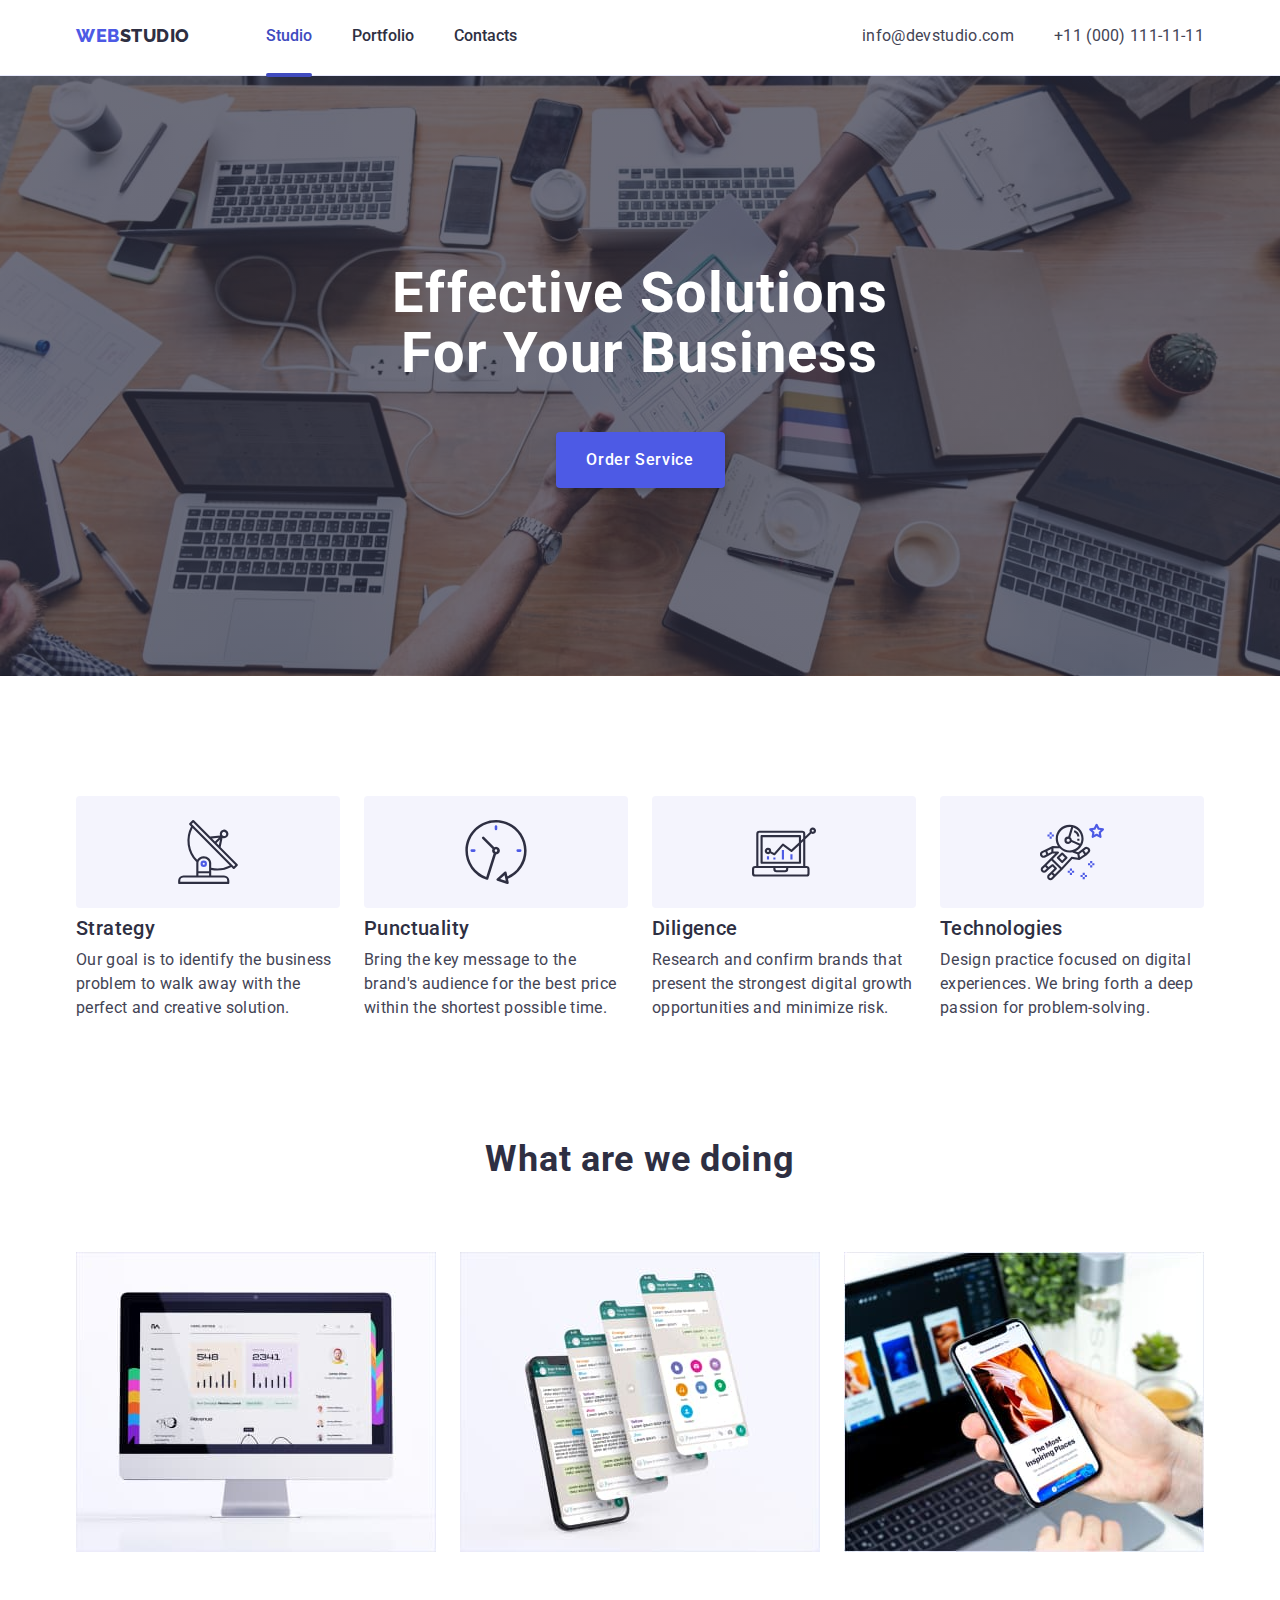
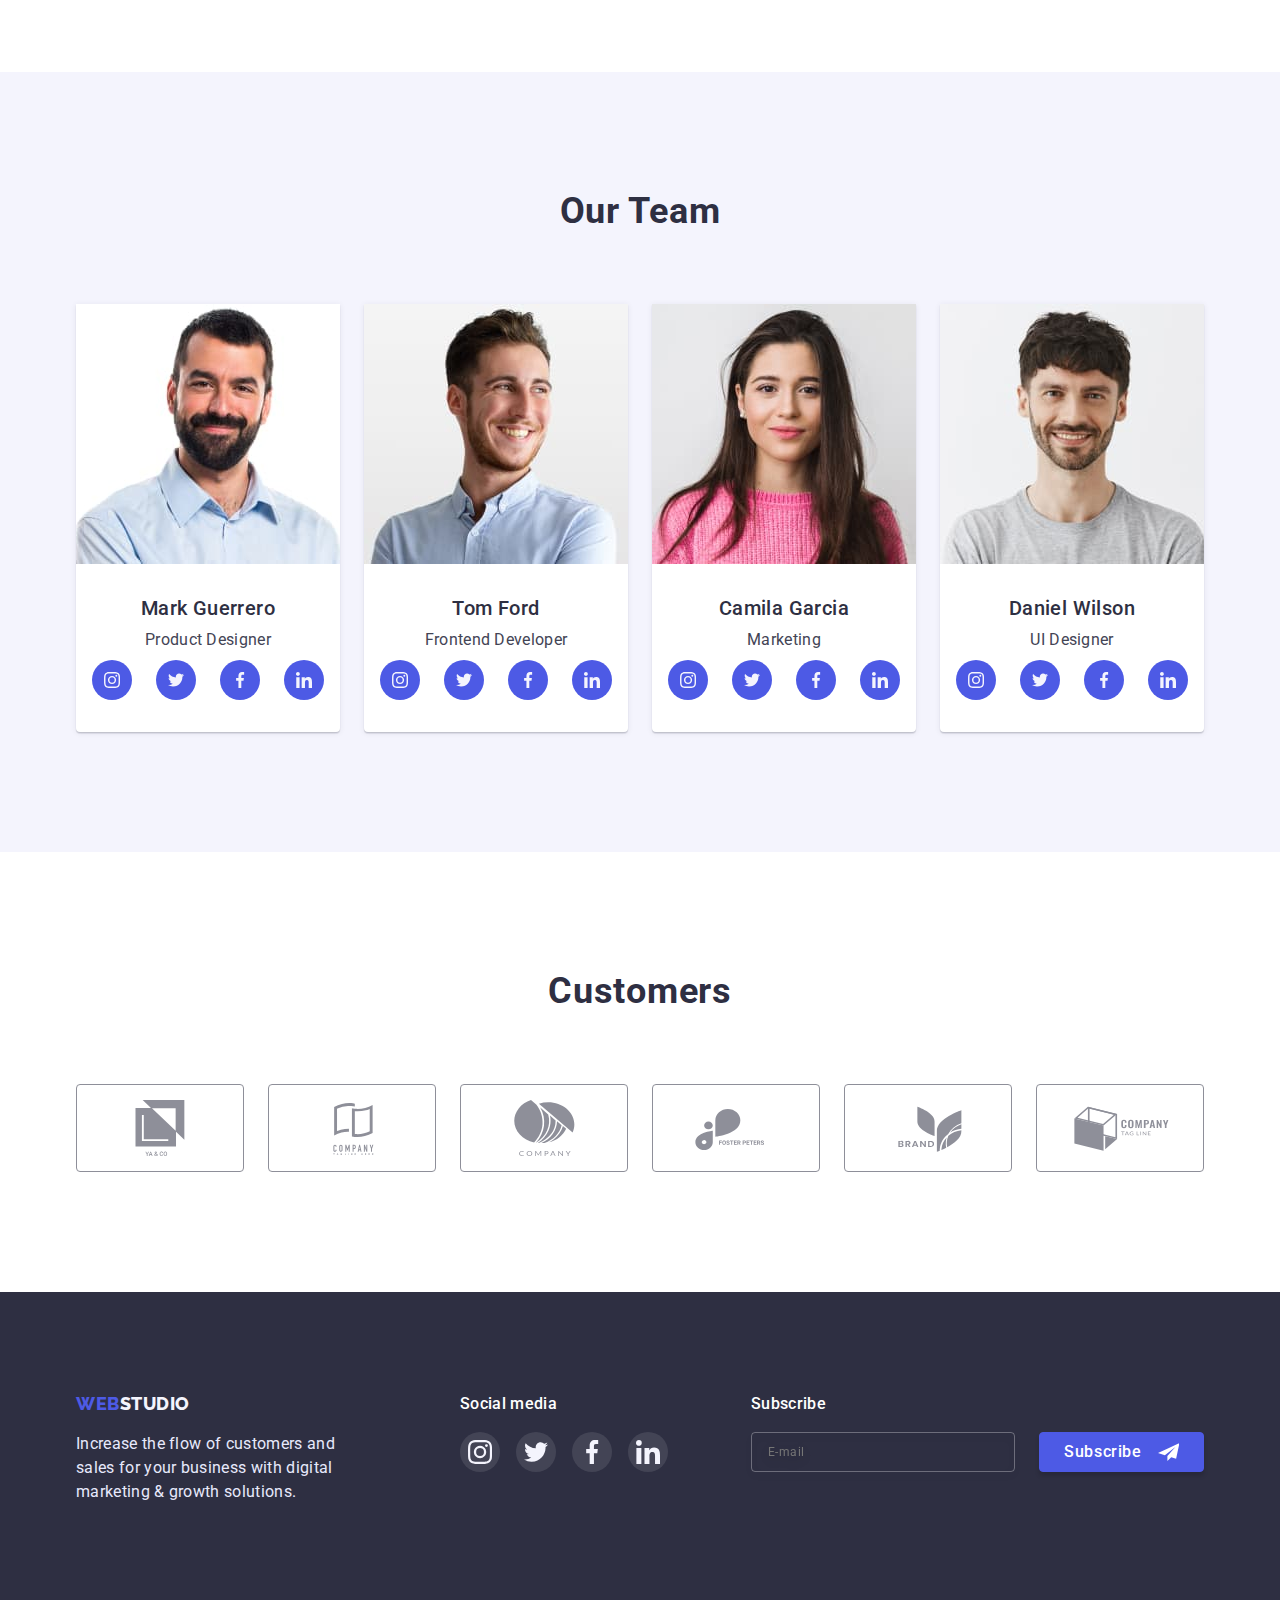
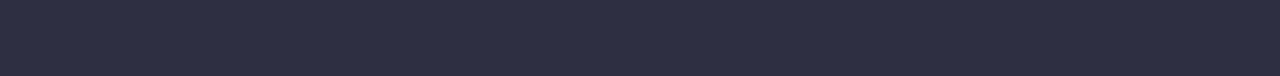
<file: index.html>
<!DOCTYPE html>
<html lang="en">
  <head>
    <meta charset="UTF-8" />
    <meta http-equiv="X-UA-Compatible" content="IE=edge" />
    <meta name="viewport" content="width=device-width, initial-scale=1.0" />
    <title>GoIT markup hw 07</title>
    <link rel="preconnect" href="https://fonts.googleapis.com" />
    <link rel="preconnect" href="https://fonts.gstatic.com" crossorigin />
    <link
      href="https://fonts.googleapis.com/css2?family=Raleway:wght@800&family=Roboto:wght@400;500;700;900&display=swap"
      rel="stylesheet"
    />
    <link
      rel="stylesheet"
      href="https://cdnjs.cloudflare.com/ajax/libs/modern-normalize/1.1.0/modern-normalize.min.css"
    />
    <link rel="stylesheet" href="./css/styles.css" />
    <link rel="stylesheet" href="./css/mobile.css" />
    <link rel="stylesheet" href="./css/tablet.css" />
    <link rel="stylesheet" href="./css/desktop.css" />
  </head>

  <body>
    <header class="header">
      <div class="container header-container">
        <nav class="header-nav">
          <a href="./index.html" class="logo"
            >Web<span class="header-logo">Studio</span>
          </a>

          <ul class="header-list list">
            <li class="header-item">
              <a href="./index.html" class="header-link link-active transition"
                >Studio
              </a>
            </li>
            <li class="header-item">
              <a href="./portfolio.html" class="header-link">Portfolio </a>
            </li>
            <li class="header-item">
              <a href="#" class="header-link"> Contacts </a>
            </li>
          </ul>
        </nav>

        <address class="header-adress">
          <ul class="header-address-list list">
            <li class="header-address-item">
              <a
                href="mailto:info@devstudio.com"
                class="header-adress-link link-design transition"
                >info@devstudio.com
              </a>
            </li>
            <li class="header-address-item">
              <a
                href="tel:+110001111111"
                class="header-adress-link link-design transition"
              >
                +11 (000) 111-11-11
              </a>
            </li>
          </ul>
        </address>

        <button class="mobile-menu-button transition" data-menu-open>
          <svg class="mobile-menu-icon" width="32" height="22">
            <use href="./images/logo.svg#icon-hamburger"></use>
          </svg>
        </button>
      </div>

      <div class="mobile-menu is-hidden" data-menu>
        <div class="mob-menu-container">
          <button class="mob-menu-close transition" data-menu-close>
            <svg class="mob-menu-close-icon" width="8" height="8">
              <use href="./images/logo.svg#icon-close"></use>
            </svg>
          </button>

          <nav>
            <ul class="mob-menu-list list">
              <li class="mob-menu-item">
                <a
                  href="./index.html"
                  class="mob-menu-link link-active transition"
                  >Studio
                </a>
              </li>
              <li class="mob-menu-item">
                <a href="./portfolio.html" class="mob-menu-link">Portfolio </a>
              </li>
              <li class="mob-menu-item">
                <a href="#" class="mob-menu-link"> Contacts </a>
              </li>
            </ul>
          </nav>

          <div class="mob-menu-thumb">
            <address class="mob-menu-adress">
              <ul class="mob-menu-address-list list">
                <li class="mob-menu-address-item">
                  <a
                    href="tel:+110001111111"
                    class="mob-menu-tel-link link-design transition"
                  >
                    +11 (000) 111-11-11
                  </a>
                </li>
                <li class="mob-menu-address-item">
                  <a
                    href="mailto:info@devstudio.com"
                    class="mob-menu-email-link link transition"
                    >info@devstudio.com
                  </a>
                </li>
              </ul>
            </address>

            <ul class="mob-menu-link-list list">
              <li class="mob-menu-link-item">
                <a href="#" class="mob-menu-soc-link transition">
                  <svg class="mob-menu-soc-icon" width="24" height="24">
                    <use href="./images/logo.svg#icon-instagram"></use>
                  </svg>
                </a>
              </li>
              <li class="mob-menu-link-item">
                <a href="#" class="mob-menu-soc-link transition">
                  <svg class="mob-menu-soc-icon" width="24" height="24">
                    <use href="./images/logo.svg#icon-twitter"></use>
                  </svg>
                </a>
              </li>
              <li class="mob-menu-link-item">
                <a href="#" class="mob-menu-soc-link transition">
                  <svg class="mob-menu-soc-icon" width="24" height="24">
                    <use href="./images/logo.svg#icon-facebook"></use>
                  </svg>
                </a>
              </li>
              <li class="mob-menu-link-item">
                <a href="#" class="mob-menu-soc-link transition">
                  <svg class="mob-menu-soc-icon" width="24" height="24">
                    <use href="./images/logo.svg#icon-linkedin"></use>
                  </svg>
                </a>
              </li>
            </ul>
          </div>
        </div>
      </div>
    </header>

    <main class="main">
      <section class="hero">
        <div class="container hero-container">
          <h1 class="hero-title">Effective Solutions For Your Business</h1>
          <button
            class="hero-button button transition"
            aria-label="Order service"
            data-modal-open
          >
            Order Service
          </button>
        </div>
      </section>

      <section class="benefits">
        <div class="container benefits-container">
          <h2 class="visually-hidden">Benefits</h2>
          <ul class="benefits-list list benefits-wrap">
            <li class="benefits-item benefits-icon-antenna">
              <h3 class="main-title benefits-item-title">Strategy</h3>
              <p class="benefits-item-text text">
                Our goal is to identify the business problem to walk away with
                the perfect and creative solution.
              </p>
            </li>
            <li class="benefits-item benefits-icon-clock">
              <h3 class="main-title benefits-item-title">Punctuality</h3>
              <p class="benefits-item-text text">
                Bring the key message to the brand's audience for the best price
                within the shortest possible time.
              </p>
            </li>
            <li class="benefits-item benefits-icon-disgram">
              <h3 class="main-title benefits-item-title">Diligence</h3>
              <p class="benefits-item-text text">
                Research and confirm brands that present the strongest digital
                growth opportunities and minimize risk.
              </p>
            </li>
            <li class="benefits-item benefits-icon-astronaut">
              <h3 class="main-title benefits-item-title">Technologies</h3>
              <p class="benefits-item-text text">
                Design practice focused on digital experiences. We bring forth a
                deep passion for problem-solving.
              </p>
            </li>
          </ul>
        </div>
      </section>

      <section class="examples">
        <div class="container examples-container">
          <h2 class="main-title">What are we doing</h2>
          <ul class="examples-list list">
            <li class="examples-item">
              <img
                src="./images/what_are_we_doing_example_1_1x.jpg"
                alt="What are we doing example 1"
                srcset="
                  ./images/what_are_we_doing_example_1_1x.jpg 1x,
                  ./images/what_are_we_doing_example_1_2x.jpg 2x
                "
                width="360"
                height="300"
              />
            </li>
            <li class="examples-item">
              <img
                src="./images/what_are_we_doing_example_2_1x.jpg"
                alt="What are we doing example 2"
                srcset="
                  ./images/what_are_we_doing_example_2_1x.jpg 1x,
                  ./images/what_are_we_doing_example_2_2x.jpg 2x
                "
                width="360"
                height="300"
              />
            </li>
            <li class="examples-item">
              <img
                src="./images/what_are_we_doing_example_3_1x.jpg"
                alt="What are we doing example 3"
                srcset="
                  ./images/what_are_we_doing_example_3_1x.jpg 1x,
                  ./images/what_are_we_doing_example_3_2x.jpg 2x
                "
                width="360"
                height="300"
              />
            </li>
          </ul>
        </div>
      </section>

      <section class="team">
        <div class="container team-container">
          <h2 class="main-title">Our Team</h2>
          <ul class="team-list list">
            <li class="team-item">
              <img
                src="./images/our_team_1st_member_1x.jpg"
                alt="Our team 1st member"
                srcset="
                  ./images/our_team_1st_member_1x.jpg 1x,
                  ./images/our_team_1st_member_2x.jpg 2x
                "
                width="264"
                height="260"
              />
              <div class="team-text">
                <h3 class="second-titele">Mark Guerrero</h3>
                <p class="team-item-text text">Product Designer</p>
                <ul class="team-soc-list list">
                  <li class="team-soc-item">
                    <a href="#" class="team-soc-link transition">
                      <svg class="team-soc-icon" width="16" height="16">
                        <use href="./images/logo.svg#icon-instagram"></use>
                      </svg>
                    </a>
                  </li>

                  <li class="team-soc-item">
                    <a href="#" class="team-soc-link transition">
                      <svg class="team-soc-icon" width="16" height="16">
                        <use href="./images/logo.svg#icon-twitter"></use>
                      </svg>
                    </a>
                  </li>

                  <li class="team-soc-item">
                    <a href="#" class="team-soc-link transition">
                      <svg class="team-soc-icon" width="16" height="16">
                        <use href="./images/logo.svg#icon-facebook"></use>
                      </svg>
                    </a>
                  </li>

                  <li class="team-soc-item">
                    <a href="#" class="team-soc-link transition">
                      <svg class="team-soc-icon" width="16" height="16">
                        <use href="./images/logo.svg#icon-linkedin"></use>
                      </svg>
                    </a>
                  </li>
                </ul>
              </div>
            </li>

            <li class="team-item">
              <img
                src="./images/our_team_2nd_member_1x.jpg"
                alt="Our team 2nd member"
                srcset="
                  ./images/our_team_2nd_member_1x.jpg 1x,
                  ./images/our_team_2nd_member_2x.jpg 2x
                "
                width="264"
                height="260"
              />
              <div class="team-text">
                <h3 class="second-titele">Tom Ford</h3>
                <p class="team-item-text text">Frontend Developer</p>
                <ul class="team-soc-list list">
                  <li class="team-soc-item">
                    <a href="#" class="team-soc-link transition">
                      <svg class="team-soc-icon" width="16" height="16">
                        <use href="./images/logo.svg#icon-instagram"></use>
                      </svg>
                    </a>
                  </li>

                  <li class="team-soc-item">
                    <a href="#" class="team-soc-link transition">
                      <svg class="team-soc-icon" width="16" height="16">
                        <use href="./images/logo.svg#icon-twitter"></use>
                      </svg>
                    </a>
                  </li>

                  <li class="team-soc-item">
                    <a href="#" class="team-soc-link transition">
                      <svg class="team-soc-icon" width="16" height="16">
                        <use href="./images/logo.svg#icon-facebook"></use>
                      </svg>
                    </a>
                  </li>

                  <li class="team-soc-item">
                    <a href="#" class="team-soc-link transition">
                      <svg class="team-soc-icon" width="16" height="16">
                        <use href="./images/logo.svg#icon-linkedin"></use>
                      </svg>
                    </a>
                  </li>
                </ul>
              </div>
            </li>
            <li class="team-item">
              <img
                src="./images/our_team_3rd_member_1x.jpg"
                alt="Our team 3rd member"
                srcset="
                  ./images/our_team_3rd_member_1x.jpg 1x,
                  ./images/our_team_3rd_member_2x.jpg 2x
                "
                width="264"
                height="260"
              />
              <div class="team-text">
                <h3 class="second-titele">Camila Garcia</h3>
                <p class="team-item-text text">Marketing</p>
                <ul class="team-soc-list list">
                  <li class="team-soc-item">
                    <a href="#" class="team-soc-link transition">
                      <svg class="team-soc-icon" width="16" height="16">
                        <use href="./images/logo.svg#icon-instagram"></use>
                      </svg>
                    </a>
                  </li>

                  <li class="team-soc-item">
                    <a href="#" class="team-soc-link transition">
                      <svg class="team-soc-icon" width="16" height="16">
                        <use href="./images/logo.svg#icon-twitter"></use>
                      </svg>
                    </a>
                  </li>

                  <li class="team-soc-item">
                    <a href="#" class="team-soc-link transition">
                      <svg class="team-soc-icon" width="16" height="16">
                        <use href="./images/logo.svg#icon-facebook"></use>
                      </svg>
                    </a>
                  </li>

                  <li class="team-soc-item">
                    <a href="#" class="team-soc-link transition">
                      <svg class="team-soc-icon" width="16" height="16">
                        <use href="./images/logo.svg#icon-linkedin"></use>
                      </svg>
                    </a>
                  </li>
                </ul>
              </div>
            </li>
            <li class="team-item">
              <img
                src="./images/our_team_4th_member_1x.jpg"
                alt="Our team 4th member"
                srcset="
                  ./images/our_team_4th_member_1x.jpg 1x,
                  ./images/our_team_4th_member_2x.jpg 2x
                "
                width="264"
                height="260"
              />
              <div class="team-text">
                <h3 class="second-titele">Daniel Wilson</h3>
                <p class="team-item-text text">UI Designer</p>
                <ul class="team-soc-list list">
                  <li class="team-soc-item">
                    <a href="#" class="team-soc-link transition">
                      <svg class="team-soc-icon" width="16" height="16">
                        <use href="./images/logo.svg#icon-instagram"></use>
                      </svg>
                    </a>
                  </li>

                  <li class="team-soc-item">
                    <a href="#" class="team-soc-link transition">
                      <svg class="team-soc-icon" width="16" height="16">
                        <use href="./images/logo.svg#icon-twitter"></use>
                      </svg>
                    </a>
                  </li>

                  <li class="team-soc-item">
                    <a href="#" class="team-soc-link transition">
                      <svg class="team-soc-icon" width="16" height="16">
                        <use href="./images/logo.svg#icon-facebook"></use>
                      </svg>
                    </a>
                  </li>

                  <li class="team-soc-item">
                    <a href="#" class="team-soc-link transition">
                      <svg class="team-soc-icon" width="16" height="16">
                        <use href="./images/logo.svg#icon-linkedin"></use>
                      </svg>
                    </a>
                  </li>
                </ul>
              </div>
            </li>
          </ul>
        </div>
      </section>

      <section class="customers">
        <div class="container customers-container">
          <h2 class="main-title customers-title">Customers</h2>
          <ul class="customers-list list">
            <li class="customers-item">
              <a href="" class="customers-item-link transition">
                <svg
                  class="customers-item-icon transition"
                  width="110"
                  height="56"
                >
                  <use href="./images/logo.svg#icon_yaco"></use>
                </svg>
              </a>
            </li>
            <li class="customers-item">
              <a href="" class="customers-item-link transition">
                <svg
                  class="customers-item-icon transition"
                  width="110"
                  height="56"
                >
                  <use href="./images/logo.svg#icon_taglinehere"></use>
                </svg>
              </a>
            </li>
            <li class="customers-item">
              <a href="" class="customers-item-link transition">
                <svg
                  class="customers-item-icon transition"
                  width="110"
                  height="56"
                >
                  <use href="./images/logo.svg#icon_company"></use>
                </svg>
              </a>
            </li>
            <li class="customers-item">
              <a href="" class="customers-item-link transition">
                <svg
                  class="customers-item-icon transition"
                  width="110"
                  height="56"
                >
                  <use href="./images/logo.svg#icon_fosterpeters"></use>
                </svg>
              </a>
            </li>
            <li class="customers-item">
              <a href="" class="customers-item-link transition">
                <svg
                  class="customers-item-icon transition"
                  width="110"
                  height="56"
                >
                  <use href="./images/logo.svg#icon_brand"></use>
                </svg>
              </a>
            </li>
            <li class="customers-item">
              <a href="" class="customers-item-link transition">
                <svg
                  class="customers-item-icon transition"
                  width="110"
                  height="56"
                >
                  <use href="./images/logo.svg#icon_tagline"></use>
                </svg>
              </a>
            </li>
          </ul>
        </div>
      </section>
    </main>

    <footer class="footer">
      <div class="container footer-container">
        <div class="footer-text-link-thumb">
          <div class="footer-text-thumb">
            <a href="./index.html" class="logo"
              >Web<span class="footer-logo">Studio</span>
            </a>
            <p class="footer-text text">
              Increase the flow of customers and sales for your business with
              digital marketing & growth solutions.
            </p>
          </div>

          <div class="footer-link">
            <h2 class="footer-link-header">Social media</h2>
            <ul class="footer-link-list list">
              <li class="footer-link-item">
                <a href="#" class="footer-soc-link transition">
                  <svg class="footer-soc-icon" width="24" height="24">
                    <use href="./images/logo.svg#icon-instagram"></use>
                  </svg>
                </a>
              </li>
              <li class="footer-link-item">
                <a href="#" class="footer-soc-link transition">
                  <svg class="footer-soc-icon" width="24" height="24">
                    <use href="./images/logo.svg#icon-twitter"></use>
                  </svg>
                </a>
              </li>
              <li class="footer-link-item">
                <a href="#" class="footer-soc-link transition">
                  <svg class="footer-soc-icon" width="24" height="24">
                    <use href="./images/logo.svg#icon-facebook"></use>
                  </svg>
                </a>
              </li>
              <li class="footer-link-item">
                <a href="#" class="footer-soc-link transition">
                  <svg class="footer-soc-icon" width="24" height="24">
                    <use href="./images/logo.svg#icon-linkedin"></use>
                  </svg>
                </a>
              </li>
            </ul>
          </div>
        </div>

        <form class="footer-form">
          <label for="subscribe-email" class="footer-subscribe-label"
            >Subscribe</label
          >
          <div class="footer-subscribe-thumb">
            <input
              type="email"
              name="email"
              id="subscribe-email"
              placeholder="E-mail"
              class="footer-subscribe-email"
            />
            <button type="submit" class="footer-button-submit transition">
              <span class="button-text">Subscribe</span>
              <svg class="submit-icon" width="24" height="20">
                <use href="./images/logo.svg#icon-send"></use>
              </svg>
            </button>
          </div>
        </form>
      </div>
    </footer>

    <div class="backdrop is-hidden" data-modal>
      <div class="modal">
        <button class="modal-close transition" data-modal-close>
          <svg class="modal-close-icon" width="8" height="8">
            <use href="./images/logo.svg#icon-close"></use>
          </svg>
        </button>

        <h2 class="modal-title">
          Leave your contacts and we will call you back
        </h2>

        <form class="modal-form">
          <label for="modal-name" class="modal-form-label">Name</label>
          <div class="modal-input-thumb">
            <input
              type="text"
              class="modal-input transition"
              id="modal-name"
              name="username"
              autofocus
            />
            <svg class="modal-icon" width="12" height="12">
              <use href="./images/logo.svg#icon-person"></use>
            </svg>
          </div>

          <label for="modal-phone" class="modal-form-label">Phone</label>
          <div class="modal-input-thumb">
            <input
              type="tel"
              class="modal-input transition"
              id="modal-phone"
              name="telephone"
            />
            <svg class="modal-icon" width="13" height="13">
              <use href="./images/logo.svg#icon-phone"></use>
            </svg>
          </div>

          <label for="modal-email" class="modal-form-label">Email</label>
          <div class="modal-input-thumb">
            <input
              type="email"
              class="modal-input transition"
              id="modal-email"
              name="email"
            />
            <svg class="modal-icon" width="15" height="12">
              <use href="./images/logo.svg#icon-email"></use>
            </svg>
          </div>

          <label for="modal-textarea" class="modal-form-label">Comment</label>
          <textarea
            class="modal-textarea transition"
            id="modal-textarea"
            name="text-input"
            placeholder="Text input"
          ></textarea>

          <div class="modal-checkbox-thumb">
            <input
              type="checkbox"
              name="privacy"
              id="modal-privacy-policy"
              value="true"
              class="input-check visually-hidden"
            />
            <label for="modal-privacy-policy" class="modal-privacy-lable">
              <span class="modal-privacy-check">
                <svg class="modal-icon-check" width="10" height="8">
                  <use href="./images/logo.svg#icon-check"></use>
                </svg>
              </span>

              <span>
                I accept the terms and conditions of the
                <a href="#" class="modal-policy-link transition"
                  >Privacy Policy</a
                >
              </span>
            </label>
          </div>

          <button type="submit" class="modal-form-send button transition">
            Send
          </button>
        </form>
      </div>
    </div>

    <script src="./js/modal.js"></script>
    <script src="./js/menu.js"></script>
  </body>
</html>
</file>
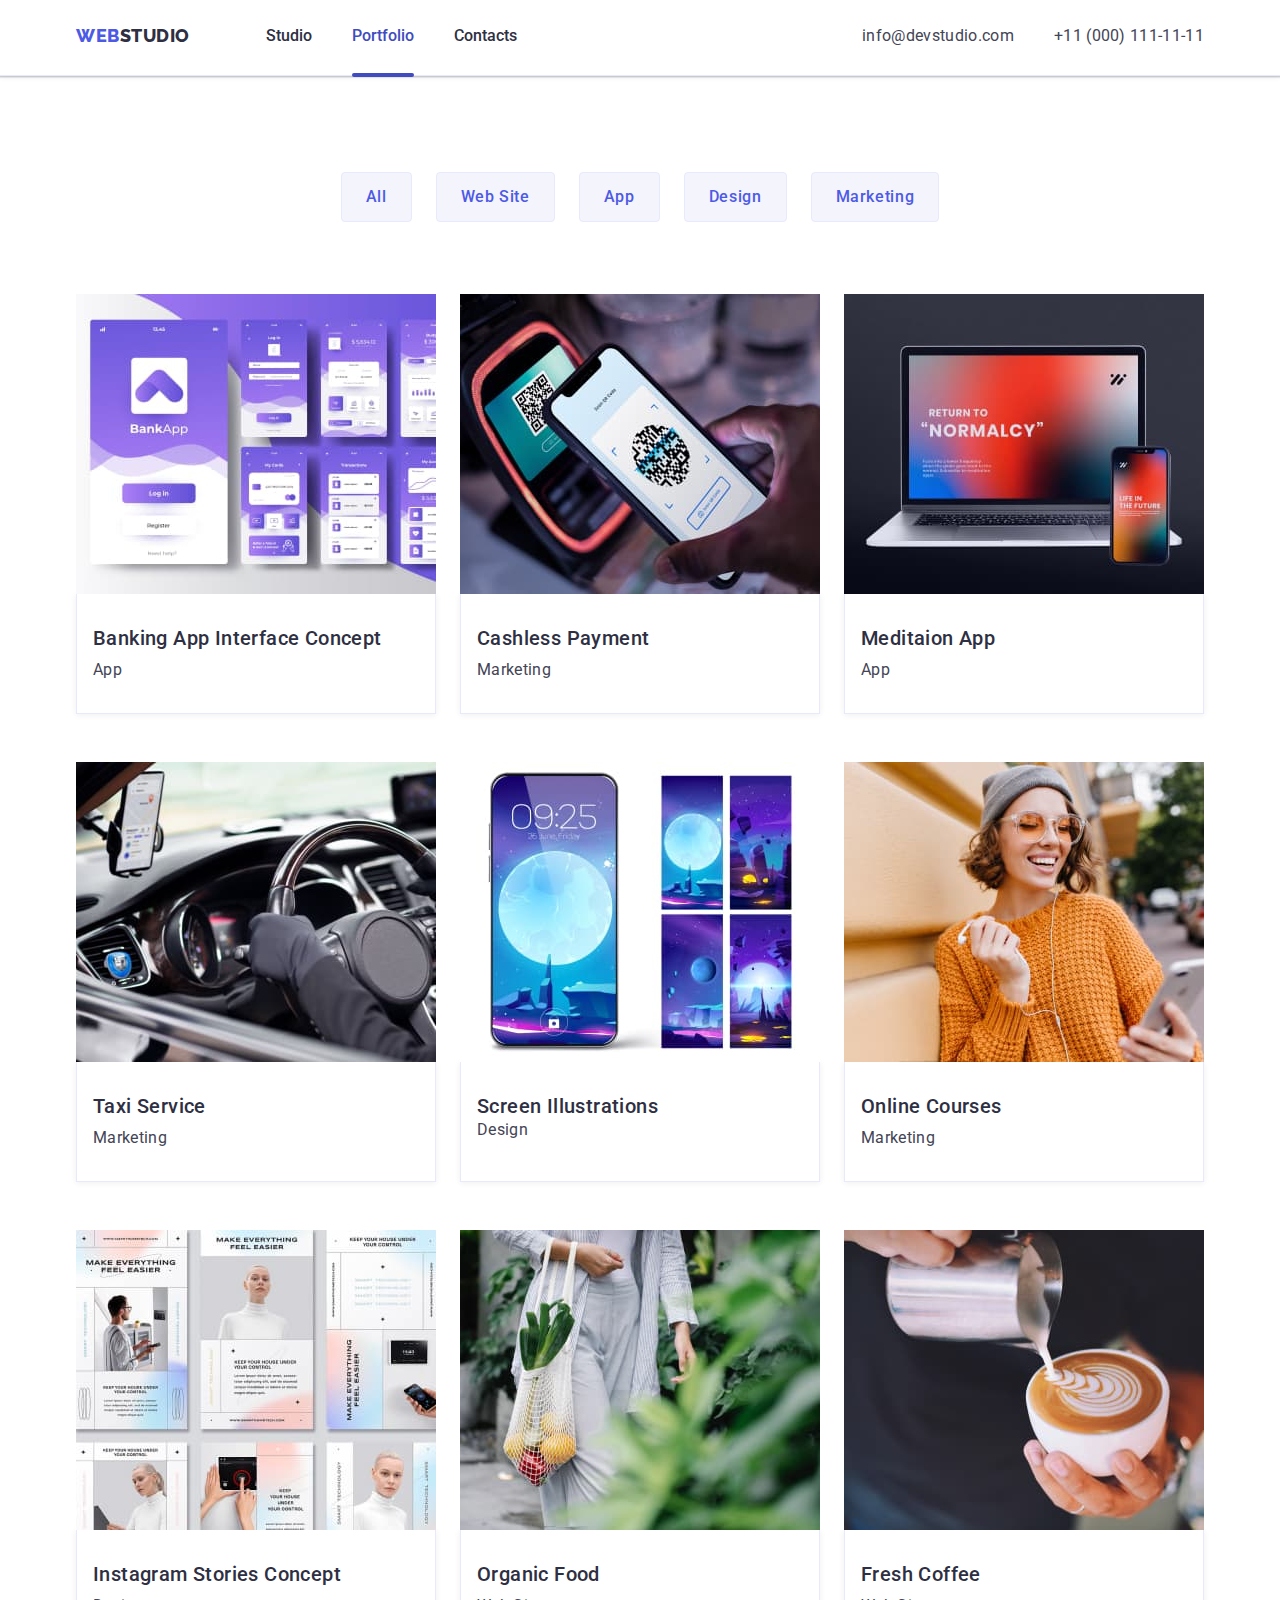
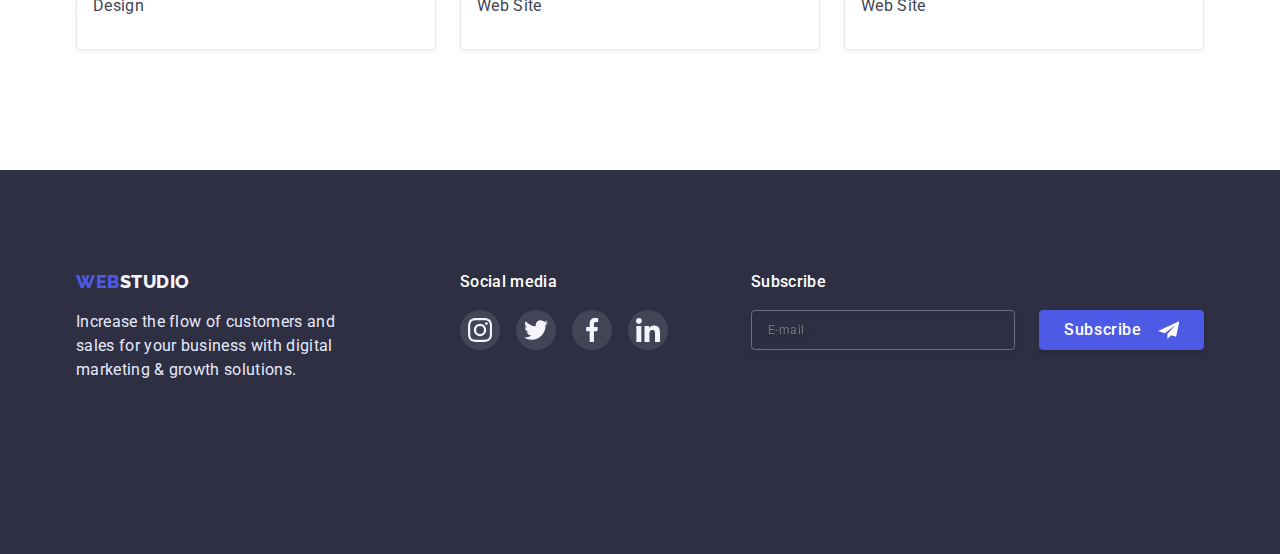
<file: portfolio.html>
<!DOCTYPE html>
<html lang="en">
  <head>
    <meta charset="UTF-8" />
    <meta http-equiv="X-UA-Compatible" content="IE=edge" />
    <meta name="viewport" content="width=device-width, initial-scale=1.0" />
    <title>WebStudio Portfolio</title>
    <link rel="preconnect" href="https://fonts.googleapis.com" />
    <link rel="preconnect" href="https://fonts.gstatic.com" crossorigin />
    <link
      href="https://fonts.googleapis.com/css2?family=Raleway:wght@800&family=Roboto:wght@400;500;700;900&display=swap"
      rel="stylesheet"
    />
    <link
      rel="stylesheet"
      href="https://cdnjs.cloudflare.com/ajax/libs/modern-normalize/1.1.0/modern-normalize.min.css"
    />
    <link rel="stylesheet" href="./css/styles.css" />
    <link rel="stylesheet" href="./css/mobile.css" />
    <link rel="stylesheet" href="./css/tablet.css" />
    <link rel="stylesheet" href="./css/desktop.css" />
  </head>

  <body>
    <header class="header">
      <div class="container header-container">
        <nav class="header-nav">
          <a href="./index.html" class="logo"
            >Web<span class="header-logo">Studio</span>
          </a>

          <ul class="header-list list">
            <li class="header-item">
              <a href="./index.html" class="header-link transition">Studio </a>
            </li>
            <li class="header-item">
              <a href="./portfolio.html" class="header-link link-active"
                >Portfolio
              </a>
            </li>
            <li class="header-item">
              <a href="#" class="header-link"> Contacts </a>
            </li>
          </ul>
        </nav>

        <address class="header-adress">
          <ul class="header-address-list list">
            <li class="header-address-item">
              <a
                href="mailto:info@devstudio.com"
                class="header-adress-link link-design transition"
                >info@devstudio.com
              </a>
            </li>
            <li class="header-address-item">
              <a
                href="tel:+110001111111"
                class="header-adress-link link-design transition"
              >
                +11 (000) 111-11-11
              </a>
            </li>
          </ul>
        </address>

        <button class="mobile-menu-button transition" data-menu-open>
          <svg class="mobile-menu-icon" width="32" height="22">
            <use href="./images/logo.svg#icon-hamburger"></use>
          </svg>
        </button>
      </div>

      <div class="mobile-menu is-hidden" data-menu>
        <div class="mob-menu-container">
          <button class="mob-menu-close transition" data-menu-close>
            <svg class="mob-menu-close-icon" width="8" height="8">
              <use href="./images/logo.svg#icon-close"></use>
            </svg>
          </button>

          <nav>
            <ul class="mob-menu-list list">
              <li class="mob-menu-item">
                <a
                  href="./index.html"
                  class="mob-menu-link link-active transition"
                  >Studio
                </a>
              </li>
              <li class="mob-menu-item">
                <a href="./portfolio.html" class="mob-menu-link">Portfolio </a>
              </li>
              <li class="mob-menu-item">
                <a href="#" class="mob-menu-link"> Contacts </a>
              </li>
            </ul>
          </nav>

          <div class="mob-menu-thumb">
            <address class="mob-menu-adress">
              <ul class="mob-menu-address-list list">
                <li class="mob-menu-address-item">
                  <a
                    href="tel:+110001111111"
                    class="mob-menu-tel-link link-design transition"
                  >
                    +11 (000) 111-11-11
                  </a>
                </li>
                <li class="mob-menu-address-item">
                  <a
                    href="mailto:info@devstudio.com"
                    class="mob-menu-email-link link transition"
                    >info@devstudio.com
                  </a>
                </li>
              </ul>
            </address>

            <ul class="mob-menu-link-list list">
              <li class="mob-menu-link-item">
                <a href="#" class="mob-menu-soc-link transition">
                  <svg class="mob-menu-soc-icon" width="24" height="24">
                    <use href="./images/logo.svg#icon-instagram"></use>
                  </svg>
                </a>
              </li>
              <li class="mob-menu-link-item">
                <a href="#" class="mob-menu-soc-link transition">
                  <svg class="mob-menu-soc-icon" width="24" height="24">
                    <use href="./images/logo.svg#icon-twitter"></use>
                  </svg>
                </a>
              </li>
              <li class="mob-menu-link-item">
                <a href="#" class="mob-menu-soc-link transition">
                  <svg class="mob-menu-soc-icon" width="24" height="24">
                    <use href="./images/logo.svg#icon-facebook"></use>
                  </svg>
                </a>
              </li>
              <li class="mob-menu-link-item">
                <a href="#" class="mob-menu-soc-link transition">
                  <svg class="mob-menu-soc-icon" width="24" height="24">
                    <use href="./images/logo.svg#icon-linkedin"></use>
                  </svg>
                </a>
              </li>
            </ul>
          </div>
        </div>
      </div>
    </header>

    <main>
      <section class="portfolio">
        <div class="container portfolio-container">
          <h1 class="visually-hidden">Portfolio</h1>
          <ul class="portfolio-button-list list">
            <li class="portfolio-button-item">
              <button type="button" class="portfolio-button button transition">
                All
              </button>
            </li>
            <li>
              <button type="button" class="portfolio-button button transition">
                Web Site
              </button>
            </li>
            <li>
              <button type="button" class="portfolio-button button transition">
                App
              </button>
            </li>
            <li>
              <button type="button" class="portfolio-button button transition">
                Design
              </button>
            </li>
            <li>
              <button type="button" class="portfolio-button button transition">
                Marketing
              </button>
            </li>
          </ul>

          <ul class="portfolio-example-list list">
            <li class="portfolio-example-item transition">
              <a href="#" class="portfolio-example-link">
                <div class="portfolio-overlay-thumb">
                  <picture>
                    <source
                      srcset="
                        ./images/portfolio/example_1_1x.jpg 1x,
                        ./images/portfolio/example_1_2x.jpg 2x
                      "
                      width="360"
                      height="300"
                      media="(min-width: 1200px)"
                    />
                    <source
                      srcset="
                        ./images/portfolio/example_1_tablet_1x.jpg 1x,
                        ./images/portfolio/example_1_tablet_2x.jpg 2x
                      "
                      width="356"
                      height="300"
                      media="(min-width: 768px)"
                    />
                    <source
                      srcset="
                        ./images/portfolio/example_1_mobile_1x.jpg 1x,
                        ./images/portfolio/example_1_mobile_2x.jpg 2x
                      "
                      width="396"
                      height="280"
                      media="(max-width: 767px)"
                    />
                    <img
                      src="./images/portfolio/example_1_1x.jpg"
                      alt="Example app"
                      width="396"
                      height="280"
                    />
                  </picture>
                  <p class="portfolio-overlay transition">
                    Lorem ipsum dolor sit amet consectetur adipisicing elit.
                    Maiores vitae assumenda non consequuntur nam consequatur.
                  </p>
                </div>
                <div class="portfolio-example-wrap">
                  <h2 class="second-titele">Banking App Interface Concept</h2>
                  <div><p class="portfolio-example-text text">App</p></div>
                </div>
              </a>
            </li>

            <li class="portfolio-example-item transition">
              <a href="#" class="portfolio-example-link">
                <div class="portfolio-overlay-thumb">
                  <picture>
                    <source
                      srcset="
                        ./images/portfolio/example_2_1x.jpg 1x,
                        ./images/portfolio/example_2_2x.jpg 2x
                      "
                      width="360"
                      height="300"
                      media="(min-width: 1200px)"
                    />
                    <source
                      srcset="
                        ./images/portfolio/example_2_tablet_1x.jpg 1x,
                        ./images/portfolio/example_2_tablet_2x.jpg 2x
                      "
                      width="356"
                      height="300"
                      media="(min-width: 768px)"
                    />
                    <source
                      srcset="
                        ./images/portfolio/example_2_mobile_1x.jpg 1x,
                        ./images/portfolio/example_2_mobile_2x.jpg 2x
                      "
                      width="396"
                      height="280"
                      media="(max-width: 767px)"
                    />
                    <img
                      src="./images/portfolio/example_2_1x.jpg"
                      alt="Example app"
                      width="396"
                      height="300"
                    />
                  </picture>
                  <p class="portfolio-overlay transition">
                    Lorem ipsum dolor sit amet consectetur adipisicing elit.
                    Maiores vitae assumenda non consequuntur nam consequatur.
                  </p>
                </div>
                <div class="portfolio-example-wrap">
                  <h3 class="second-titele">Cashless Payment</h3>
                  <p class="portfolio-example-text text">Marketing</p>
                </div>
              </a>
            </li>

            <li class="portfolio-example-item transition">
              <a href="#" class="portfolio-example-link">
                <div class="portfolio-overlay-thumb">
                  <picture>
                    <source
                      srcset="
                        ./images/portfolio/example_3_1x.jpg 1x,
                        ./images/portfolio/example_3_2x.jpg 2x
                      "
                      width="360"
                      height="300"
                      media="(min-width: 1200px)"
                    />
                    <source
                      srcset="
                        ./images/portfolio/example_3_tablet_1x.jpg 1x,
                        ./images/portfolio/example_3_tablet_2x.jpg 2x
                      "
                      width="356"
                      height="300"
                      media="(min-width: 768px)"
                    />
                    <source
                      srcset="
                        ./images/portfolio/example_3_mobile_1x.jpg 1x,
                        ./images/portfolio/example_3_mobile_2x.jpg 2x
                      "
                      width="396"
                      height="280"
                      media="(max-width: 767px)"
                    />
                    <img
                      src="./images/portfolio/example_3_1x.jpg"
                      alt="Example app"
                      width="396"
                      height="300"
                    />
                  </picture>
                  <p class="portfolio-overlay transition">
                    Lorem ipsum dolor sit amet consectetur adipisicing elit.
                    Maiores vitae assumenda non consequuntur nam consequatur.
                  </p>
                </div>
                <div class="portfolio-example-wrap">
                  <h3 class="second-titele">Meditaion App</h3>
                  <p class="portfolio-example-text text">App</p>
                </div>
              </a>
            </li>

            <li class="portfolio-example-item transition">
              <a href="#" class="portfolio-example-link">
                <div class="portfolio-overlay-thumb">
                  <picture>
                    <source
                      srcset="
                        ./images/portfolio/example_4_1x.jpg 1x,
                        ./images/portfolio/example_4_2x.jpg 2x
                      "
                      width="360"
                      height="300"
                      media="(min-width: 1200px)"
                    />
                    <source
                      srcset="
                        ./images/portfolio/example_4_tablet_1x.jpg 1x,
                        ./images/portfolio/example_4_tablet_2x.jpg 2x
                      "
                      width="356"
                      height="300"
                      media="(min-width: 768px)"
                    />
                    <source
                      srcset="
                        ./images/portfolio/example_4_mobile_1x.jpg 1x,
                        ./images/portfolio/example_4_mobile_2x.jpg 2x
                      "
                      width="396"
                      height="280"
                      media="(max-width: 767px)"
                    />
                    <img
                      src="./images/portfolio/example_4_1x.jpg"
                      alt="Example app"
                      width="396"
                      height="300"
                    />
                  </picture>
                  <p class="portfolio-overlay transition">
                    Lorem ipsum dolor sit amet consectetur adipisicing elit.
                    Maiores vitae assumenda non consequuntur nam consequatur.
                  </p>
                </div>
                <div class="portfolio-example-wrap">
                  <h3 class="second-titele">Taxi Service</h3>
                  <p class="portfolio-example-text text">Marketing</p>
                </div>
              </a>
            </li>

            <li class="portfolio-example-item transition">
              <a href="#" class="portfolio-example-link">
                <div class="portfolio-overlay-thumb">
                  <picture>
                    <source
                      srcset="
                        ./images/portfolio/example_5_1x.jpg 1x,
                        ./images/portfolio/example_5_2x.jpg 2x
                      "
                      width="360"
                      height="300"
                      media="(min-width: 1200px)"
                    />
                    <source
                      srcset="
                        ./images/portfolio/example_5_tablet_1x.jpg 1x,
                        ./images/portfolio/example_5_tablet_2x.jpg 2x
                      "
                      width="356"
                      height="300"
                      media="(min-width: 768px)"
                    />
                    <source
                      srcset="
                        ./images/portfolio/example_5_mobile_1x.jpg 1x,
                        ./images/portfolio/example_5_mobile_2x.jpg 2x
                      "
                      width="396"
                      height="280"
                      media="(max-width: 767px)"
                    />
                    <img
                      src="./images/portfolio/example_5_1x.jpg"
                      alt="Example app"
                      width="396"
                      height="300"
                    />
                  </picture>
                  <p class="portfolio-overlay transition">
                    Lorem ipsum dolor sit amet consectetur adipisicing elit.
                    Maiores vitae assumenda non consequuntur nam consequatur.
                  </p>
                </div>
                <div class="portfolio-example-wrap">
                  <h3 class="second-titele">Screen Illustrations</h3>
                  <p class="text">Design</p>
                </div>
              </a>
            </li>

            <li class="portfolio-example-item transition">
              <a href="#" class="portfolio-example-link">
                <div class="portfolio-overlay-thumb">
                  <picture>
                    <source
                      srcset="
                        ./images/portfolio/example_6_1x.jpg 1x,
                        ./images/portfolio/example_6_2x.jpg 2x
                      "
                      width="360"
                      height="300"
                      media="(min-width: 1200px)"
                    />
                    <source
                      srcset="
                        ./images/portfolio/example_6_tablet_1x.jpg 1x,
                        ./images/portfolio/example_6_tablet_2x.jpg 2x
                      "
                      width="356"
                      height="300"
                      media="(min-width: 768px)"
                    />
                    <source
                      srcset="
                        ./images/portfolio/example_6_mobile_1x.jpg 1x,
                        ./images/portfolio/example_6_mobile_2x.jpg 2x
                      "
                      width="396"
                      height="280"
                      media="(max-width: 767px)"
                    />
                    <img
                      src="./images/portfolio/example_6_1x.jpg"
                      alt="Example app"
                      width="396"
                      height="300"
                    />
                  </picture>
                  <p class="portfolio-overlay transition">
                    Lorem ipsum dolor sit amet consectetur adipisicing elit.
                    Maiores vitae assumenda non consequuntur nam consequatur.
                  </p>
                </div>
                <div class="portfolio-example-wrap">
                  <h3 class="second-titele">Online Courses</h3>
                  <p class="portfolio-example-text text">Marketing</p>
                </div>
              </a>
            </li>

            <li class="portfolio-example-item transition">
              <a href="#" class="portfolio-example-link">
                <div class="portfolio-overlay-thumb">
                  <picture>
                    <source
                      srcset="
                        ./images/portfolio/example_7_1x.jpg 1x,
                        ./images/portfolio/example_7_2x.jpg 2x
                      "
                      width="360"
                      height="300"
                      media="(min-width: 1200px)"
                    />
                    <source
                      srcset="
                        ./images/portfolio/example_7_tablet_1x.jpg 1x,
                        ./images/portfolio/example_7_tablet_2x.jpg 2x
                      "
                      width="356"
                      height="300"
                      media="(min-width: 768px)"
                    />
                    <source
                      srcset="
                        ./images/portfolio/example_7_mobile_1x.jpg 1x,
                        ./images/portfolio/example_7_mobile_2x.jpg 2x
                      "
                      width="396"
                      height="280"
                      media="(max-width: 767px)"
                    />
                    <img
                      src="./images/portfolio/example_7_1x.jpg"
                      alt="Example app"
                      width="396"
                      height="300"
                    />
                  </picture>
                  <p class="portfolio-overlay transition">
                    Lorem ipsum dolor sit amet consectetur adipisicing elit.
                    Maiores vitae assumenda non consequuntur nam consequatur.
                  </p>
                </div>
                <div class="portfolio-example-wrap">
                  <h3 class="second-titele">Instagram Stories Concept</h3>
                  <p class="portfolio-example-text text">Design</p>
                </div>
              </a>
            </li>

            <li class="portfolio-example-item transition">
              <a href="#" class="portfolio-example-link">
                <div class="portfolio-overlay-thumb">
                  <picture>
                    <source
                      srcset="
                        ./images/portfolio/example_8_1x.jpg 1x,
                        ./images/portfolio/example_8_2x.jpg 2x
                      "
                      width="360"
                      height="300"
                      media="(min-width: 1200px)"
                    />
                    <source
                      srcset="
                        ./images/portfolio/example_8_tablet_1x.jpg 1x,
                        ./images/portfolio/example_8_tablet_2x.jpg 2x
                      "
                      width="356"
                      height="300"
                      media="(min-width: 768px)"
                    />
                    <source
                      srcset="
                        ./images/portfolio/example_8_mobile_1x.jpg 1x,
                        ./images/portfolio/example_8_mobile_2x.jpg 2x
                      "
                      width="396"
                      height="280"
                      media="(max-width: 767px)"
                    />
                    <img
                      src="./images/portfolio/example_8_1x.jpg"
                      alt="Example app"
                      width="396"
                      height="300"
                    />
                  </picture>
                  <p class="portfolio-overlay transition">
                    Lorem ipsum dolor sit amet consectetur adipisicing elit.
                    Maiores vitae assumenda non consequuntur nam consequatur.
                  </p>
                </div>
                <div class="portfolio-example-wrap">
                  <h3 class="second-titele">Organic Food</h3>
                  <p class="portfolio-example-text text">Web Site</p>
                </div>
              </a>
            </li>

            <li class="portfolio-example-item transition">
              <a href="#" class="portfolio-example-link">
                <div class="portfolio-overlay-thumb">
                  <picture>
                    <source
                      srcset="
                        ./images/portfolio/example_9_1x.jpg 1x,
                        ./images/portfolio/example_9_2x.jpg 2x
                      "
                      width="360"
                      height="300"
                      media="(min-width: 1200px)"
                    />
                    <source
                      srcset="
                        ./images/portfolio/example_9_tablet_1x.jpg 1x,
                        ./images/portfolio/example_9_tablet_2x.jpg 2x
                      "
                      width="356"
                      height="300"
                      media="(min-width: 768px)"
                    />
                    <source
                      srcset="
                        ./images/portfolio/example_9_mobile_1x.jpg 1x,
                        ./images/portfolio/example_9_mobile_2x.jpg 2x
                      "
                      width="396"
                      height="280"
                      media="(max-width: 767px)"
                    />
                    <img
                      src="./images/portfolio/example_9_1x.jpg"
                      alt="Example app"
                      width="396"
                      height="300"
                    />
                  </picture>
                  <p class="portfolio-overlay transition">
                    Lorem ipsum dolor sit amet consectetur adipisicing elit.
                    Maiores vitae assumenda non consequuntur nam consequatur.
                  </p>
                </div>
                <div class="portfolio-example-wrap">
                  <h3 class="second-titele">Fresh Coffee</h3>
                  <p class="portfolio-example-text text">Web Site</p>
                </div>
              </a>
            </li>
          </ul>
        </div>
      </section>
    </main>

    <footer class="footer">
      <div class="container footer-container">
        <div class="footer-text-link-thumb">
          <div class="footer-text-thumb">
            <a href="./index.html" class="logo"
              >Web<span class="footer-logo">Studio</span>
            </a>
            <p class="footer-text text">
              Increase the flow of customers and sales for your business with
              digital marketing & growth solutions.
            </p>
          </div>

          <div class="footer-link">
            <h2 class="footer-link-header">Social media</h2>
            <ul class="footer-link-list list">
              <li class="footer-link-item">
                <a href="#" class="footer-soc-link transition">
                  <svg class="footer-soc-icon" width="24" height="24">
                    <use href="./images/logo.svg#icon-instagram"></use>
                  </svg>
                </a>
              </li>
              <li class="footer-link-item">
                <a href="#" class="footer-soc-link transition">
                  <svg class="footer-soc-icon" width="24" height="24">
                    <use href="./images/logo.svg#icon-twitter"></use>
                  </svg>
                </a>
              </li>
              <li class="footer-link-item">
                <a href="#" class="footer-soc-link transition">
                  <svg class="footer-soc-icon" width="24" height="24">
                    <use href="./images/logo.svg#icon-facebook"></use>
                  </svg>
                </a>
              </li>
              <li class="footer-link-item">
                <a href="#" class="footer-soc-link transition">
                  <svg class="footer-soc-icon" width="24" height="24">
                    <use href="./images/logo.svg#icon-linkedin"></use>
                  </svg>
                </a>
              </li>
            </ul>
          </div>
        </div>

        <form class="footer-form">
          <label for="subscribe-email" class="footer-subscribe-label"
            >Subscribe</label
          >
          <div class="footer-subscribe-thumb">
            <input
              type="email"
              name="email"
              id="subscribe-email"
              placeholder="E-mail"
              class="footer-subscribe-email"
            />
            <button type="submit" class="footer-button-submit transition">
              <span class="button-text">Subscribe</span>
              <svg class="submit-icon" width="24" height="20">
                <use href="./images/logo.svg#icon-send"></use>
              </svg>
            </button>
          </div>
        </form>
      </div>
    </footer>

    <script src="./js/menu.js"></script>
  </body>
</html>
</file>
<file: css/styles.css>
:root {
  --primary-brand-color: #4d5ae5;
  --present-state-color: #404bbf;
  --dark-color: #2e2f42;
  --success-color: #31d0aa;
  --text-color: #434455;
  --subtle-text-color: #8e8f99;
  --accent-color: #e7e9fc;
  --light-color: #f4f4fd;
  --modal-overlay-color: rgba(46, 47, 66, 0.4);
  --hero-background-color: rgba(46, 47, 66, 0.7);
  --portfolio-main-color: #e5e5e5;
  --white-color: #ffffff;
  --font-logo: Raleway, sans-serif;
}

/* -------------RESET STYLES-----------  */
a {
  text-decoration: none;
  color: inherit;
}

p,
h1,
h2,
h3,
h4,
h5,
h6 {
  margin: 0;
}

button {
  cursor: pointer;
}

ul,
ol {
  margin: 0;
  padding-left: 0;
}

img {
  display: block;
  max-width: 100%;
  height: auto;
}

.list {
  list-style: none;
}

/* ---------UNIVERSAL CLASSES-------- */

.main-title {
  font-weight: 700;
  font-size: 36px;
  line-height: 1.11;
  letter-spacing: 0.02em;
  text-align: center;
  color: var(--dark-color);
}

.second-titele {
  font-weight: 500;
  font-size: 20px;
  line-height: 1.2;
  letter-spacing: 0.02em;
  color: var(--dark-color);
}

.text {
  font-size: 16px;
  line-height: 1.5;
  letter-spacing: 0.02em;
}

.logo {
  font-family: var(--font-logo);
  font-weight: 800;
  font-size: 18px;
  line-height: 1.17;
  letter-spacing: 0.03em;
  text-transform: uppercase;
  color: var(--primary-brand-color);
}

.button {
  font-weight: 500;
  font-size: 16px;
  line-height: 1.5;
  letter-spacing: 0.04em;
}

.container {
  width: 100%;
  margin: 0 auto;
  padding-left: 15px;
  padding-right: 15px;
}

.transition {
  transition-duration: 250ms;
  transition-timing-function: cubic-bezier(0.4, 0, 0.2, 1);
}

.no-scroll {
  overflow: hidden;
}

.visually-hidden {
  position: absolute;
  white-space: nowrap;
  width: 1px;
  height: 1px;
  overflow: hidden;
  border: 0;
  padding: 0;
  clip: rect(0 0 0 0);
  clip-path: inset(50%);
  margin: -1px;
}

/* --------------BODY---------------- */
body {
  font-family: Roboto, sans-serif;
  color: var(--text-color);
  background-color: var(--white-color);
}

/* -----------HEADER---------------- */
.header {
  padding-top: 24px;
  padding-bottom: 23px;
  border-bottom: 1px solid #e7e9fc;
  box-shadow: 0px 2px 1px rgba(46, 47, 66, 0.08),
    0px 1px 1px rgba(46, 47, 66, 0.16), 0px 1px 6px rgba(46, 47, 66, 0.08);
}

.header-container {
  display: flex;
  justify-content: space-between;
  align-items: center;
}

.header-nav {
  display: flex;
}

.header-logo {
  color: var(--dark-color);
}

.header-list,
.header-adress {
  display: none;
}

.mobile-menu-button {
  border: none;
  line-height: 0;
  padding: 0;
  background-color: inherit;
  stroke: var(--dark-color);
  transition-property: background-color, border-color;
}

.mobile-menu-button:active,
.mobile-menu-button:hover,
.mobile-menu-button:focus {
  stroke: var(--present-state-color);
}

.mobile-menu {
  position: fixed;
  left: 0;
  top: 0;
  z-index: 1;
  width: 100vw;
  height: 100vh;
  padding-top: 80px;
  padding-bottom: 40px;
  background-color: var(--white-color);
  box-shadow: 0px 2px 1px rgba(46, 47, 66, 0.08),
    0px 1px 1px rgba(46, 47, 66, 0.16), 0px 1px 6px rgba(46, 47, 66, 0.08);
}

.mob-menu-container {
  display: flex;
  flex-direction: column;
  justify-content: space-between;
  height: 100%;
  max-width: 428px;
  margin: 0 auto;
  padding-left: 40px;
  padding-right: 40px;
  overflow: auto;
}

.mob-menu-close {
  position: absolute;
  z-index: 2;
  top: 40px;
  right: 40px;
  width: 24px;
  height: 24px;
  border: 1px solid rgba(0, 0, 0, 0.1);
  border-radius: 50%;
  background-color: #e7e9fc;
  display: flex;
  align-items: center;
  justify-content: center;
  transition-property: background-color, border-color;
}

.mob-menu-close:active,
.mob-menu-close:hover,
.mob-menu-close:focus {
  background-color: var(--present-state-color);
  border-color: var(--present-state-color);
  outline: none;
}

.mob-menu-close:active .mob-menu-close-icon,
.mob-menu-close:hover .mob-menu-close-icon,
.mob-menu-close:focus .mob-menu-close-icon {
  fill: var(--white-color);
}

.mob-menu-close-icon {
  fill: #000000;
}

.mob-menu-list {
  margin-bottom: 80px;
}

.mob-menu-item:not(:last-child) {
  margin-bottom: 40px;
}

.mob-menu-link {
  font-weight: 700;
  font-size: 36px;
  line-height: 1.11;
  letter-spacing: 0.02em;
  color: var(--dark-color);
}

.mob-menu-link:hover,
.mob-menu-link:active,
.mob-menu-tel-link:hover,
.mob-menu-tel-link:focus,
.mob-menu-email-link:hover,
.mob-menu-email-link:focus {
  color: var(--present-state-color);
}

.mob-menu-thumb {
  margin-top: auto;
  margin-bottom: 0;
}

.mob-menu-address-list {
  margin-bottom: 48px;
}

.mob-menu-tel-link {
  display: inline-block;
  font-weight: 600;
  font-size: 7.5vw;
  line-height: 1.11;
  letter-spacing: 0.01em;
  color: var(--primary-brand-color);
  font-style: normal;
  transition-property: color;
  margin-bottom: 40px;
}

.mob-menu-email-link {
  font-weight: 500;
  font-size: 20px;
  line-height: 1.2;
  letter-spacing: 0.02em;
  color: #434455;
  font-style: normal;
  transition-property: color;
}

.mob-menu-link-list {
  display: flex;
  justify-content: space-between;
}

.mob-menu-link-item {
  width: 40px;
  height: 40px;
}

.mob-menu-soc-link {
  width: 100%;
  height: 100%;
  border-radius: 50%;
  background-color: var(--primary-brand-color);
  display: flex;
  justify-content: center;
  align-items: center;
  transition-property: background-color;
}

.mob-menu-soc-link:hover,
.team-soc-link:focus {
  background-color: var(--present-state-color);
}

.mob-menu-soc-icon {
  fill: var(--light-color);
}

/* -----------HERO---------------- */

.hero {
  padding-top: 112px;
  padding-bottom: 112px;
  background-image: linear-gradient(
      rgba(46, 47, 66, 0.7),
      rgba(46, 47, 66, 0.7)
    ),
    url(../images/dark_bg_mobile_1x.jpg);
  background-repeat: no-repeat;
  background-size: cover;
  background-position: center;
  margin: 0 auto;
}

@media (min-device-pixel-ratio: 2),
  (min-resolution: 192dpi),
  (min-resolution: 2dppx) {
  .hero {
    background-image: linear-gradient(
        rgba(46, 47, 66, 0.7),
        rgba(46, 47, 66, 0.7)
      ),
      url(../images/dark_bg_mobile_2x.jpg);
  }
}

.hero-container {
  display: flex;
  flex-direction: column;
  justify-content: center;
  align-items: center;
}

.hero-title {
  max-width: 319px;
  font-weight: 700;
  font-size: 36px;
  line-height: 1.11;
  letter-spacing: 0.02em;
  margin-bottom: 72px;
  text-align: center;
  color: var(--white-color);
}

.hero-button {
  width: 169px;
  height: 56px;
  font-family: Roboto, sans-serif;
  box-shadow: 0px 4px 4px rgba(0, 0, 0, 0.15);
  border-radius: 4px;
  border: none;
  color: var(--white-color);
  background: var(--primary-brand-color);
  transition-property: background-color;
}

.hero-button:hover,
.hero-button:focus {
  background-color: var(--present-state-color);
}

/* -----------BENEFITS---------------- */
.benefits {
  padding-top: 96px;
  padding-bottom: 96px;
}

.benefits-wrap {
  display: flex;
  flex-wrap: wrap;
  justify-content: center;
  gap: 72px;
}

.benefits-item {
  width: 100%;
}

.benefits-item-text {
  margin-top: 8px;
  font-weight: 500;
}

/* -----------EXAMPLES------------ */
.examples {
  display: none;
}

/* -----------TEAM---------------- */

.team {
  padding-top: 96px;
  padding-bottom: 128px;
  background-color: var(--light-color);
}

.team .main-title {
  margin-bottom: 72px;
}
.team-list {
  display: flex;
  flex-wrap: wrap;
  justify-content: center;
  gap: 72px;
}

.team-item {
  background: var(--white-color);
  /* flex-basis: calc((100% - 72px) / 4); */
  box-shadow: 0px 1px 6px rgba(46, 47, 66, 0.08),
    0px 1px 1px rgba(46, 47, 66, 0.16), 0px 2px 1px rgba(46, 47, 66, 0.08);
  border-radius: 0px 0px 4px 4px;
}

.team-item-text {
  margin-top: 8px;
  margin-bottom: 8px;
}

.team-soc-list {
  display: flex;
  gap: 24px;
  justify-content: center;
}

.team-soc-item {
  width: 40px;
  height: 40px;
}

.team-soc-link {
  width: 100%;
  height: 100%;
  border-radius: 50%;
  background-color: var(--primary-brand-color);
  display: flex;
  justify-content: center;
  align-items: center;
  transition-property: background-color;
}

.team-soc-link:hover,
.team-soc-link:focus {
  background-color: var(--present-state-color);
}

.team-soc-icon {
  fill: var(--light-color);
}

.team-text {
  text-align: center;
  padding: 32px 0;
}

/* ----------CUSTOMERS-------------- */
.customers {
  padding-top: 96px;
  padding-bottom: 96px;
}

.customers-title {
  text-align: center;
  margin-bottom: 72px;
}

.customers-list {
  display: flex;
  flex-wrap: wrap;
  gap: 16px;
  row-gap: 72px;
  justify-content: center;
}
.customers-item {
  width: calc((100% - 16px) / 2);
  height: 88px;
}
.customers-item-link {
  width: 100%;
  height: 100%;
  border: 1px solid var(--subtle-text-color);
  border-radius: 4px;
  display: flex;
  justify-content: center;
  align-items: center;
  transition-property: border-color;
}

.customers-item-link:hover,
.customers-item-link:focus {
  border-color: var(--present-state-color);
  outline: none;
}

.customers-item-icon {
  fill: var(--subtle-text-color);
  transition-property: fill;
}

.customers-item-link:hover .customers-item-icon,
.customers-item-link:focus .customers-item-icon {
  fill: var(--present-state-color);
}

/* -----------FOOTER---------------- */
.footer {
  padding-top: 96px;
  padding-bottom: 96px;
  background-color: var(--dark-color);
}

.footer-container {
  width: 100%;
  margin: 0 auto;
}

.footer-text-link-thumb {
  margin-bottom: 72px;
}

.footer-text-thumb {
  margin-bottom: 72px;
}

.footer-text-thumb > a {
  display: block;
  width: 115px;
  margin-left: auto;
  margin-right: auto;
  margin-bottom: 16px;
}

.footer-logo {
  color: var(--light-color);
}

.footer-text {
  width: 268px;
  margin: 0 auto;

  color: var(--accent-color);
}

.footer-link-header {
  margin-bottom: 16px;
  text-align: center;
  font-weight: 500;
  font-size: 16px;
  line-height: 1.5;
  letter-spacing: 0.02em;
  color: var(--white-color);
}

.footer-link-list {
  display: flex;
  justify-content: center;
  gap: 16px;
}

.footer-link-item {
  width: 40px;
  height: 40px;
}

.footer-soc-link {
  width: 100%;
  height: 100%;
  border-radius: 50%;
  background-color: rgba(255, 255, 255, 0.1);
  display: flex;
  justify-content: center;
  align-items: center;
  transition-property: background-color;
}

.footer-soc-link:hover,
.footer-soc-link:focus {
  background-color: var(--success-color);
  outline: none;
}

.footer-soc-icon {
  fill: var(--light-color);
}

.footer-form {
  display: flex;
  justify-content: center;
  flex-direction: column;
}

.footer-subscribe-label {
  font-weight: 500;
  font-size: 16px;
  line-height: 1.5;
  letter-spacing: 0.02em;
  color: var(--white-color);
  margin-left: auto;
  margin-right: auto;
  margin-bottom: 16px;
}

.footer-subscribe-email {
  display: flex;
  align-items: center;
  width: 100%;
  height: 40px;
  border: 1px solid rgba(255, 255, 255, 0.3);
  border-radius: 4px;
  filter: drop-shadow(0px 4px 4px rgba(0, 0, 0, 0.15));
  background-color: inherit;
  font-size: 12px;
  line-height: 2;
  letter-spacing: 0.04em;
  color: rgba(255, 255, 255, 0.6);
  margin-bottom: 16px;
  padding-left: 16px;
}

.footer-button-submit {
  display: flex;
  justify-content: center;
  align-items: center;
  gap: 16px;
  width: 165px;
  height: 40px;
  margin: 0 auto;
  padding-right: 24px;
  padding-left: 24px;
  font-weight: 500;
  font-size: 16px;
  line-height: 1.5;
  letter-spacing: 0.04em;
  background-color: var(--primary-brand-color);
  border: 1px solid var(--primary-brand-color);
  box-shadow: 0px 4px 4px rgba(0, 0, 0, 0.15);
  border-radius: 4px;
  color: var(--white-color);
  fill: var(--white-color);
  transition-property: background-color, border-color;
}

.footer-button-submit:hover,
.footer-button-submit:focus {
  background-color: var(--present-state-color);
  border-color: var(--present-state-color);
}

/* -----------PORTFOLIO-PAGE---------------- */
.portfolio {
  padding-top: 48px;
  padding-bottom: 48px;
}

.portfolio-button-list {
  display: flex;
  flex-wrap: wrap;
  gap: 24px;
  row-gap: 16px;
  max-width: 280px;
}

.portfolio-button {
  color: var(--primary-brand-color);
  background: var(--light-color);
  border: 1px solid var(--accent-color);
  border-radius: 4px;
  padding-top: 8px;
  padding-bottom: 8px;
  padding-left: 16px;
  padding-right: 16px;
  transition-property: color, background-color, border-color, box-shadow;
}

.portfolio-button:hover,
.portfolio-button:focus {
  color: var(--white-color);
  background-color: var(--present-state-color);
  border-color: var(--present-state-color);
  box-shadow: 0px 3px 1px rgba(0, 0, 0, 0.1), 0px 2px 1px rgba(0, 0, 0, 0.08),
    0px 2px 2px rgba(0, 0, 0, 0.12);
}

.portfolio-example-list {
  display: flex;
  flex-wrap: wrap;
  row-gap: 48px;
  margin-top: 48px;
}

.portfolio-example-item {
  flex-basis: 100%;
  cursor: pointer;
  transition-property: box-shadow;
}

.portfolio-example-link {
  display: block;
}

.portfolio-example-link:hover,
.portfolio-example-link:focus {
  box-shadow: 0px 1px 6px rgba(46, 47, 66, 0.08),
    0px 1px 1px rgba(46, 47, 66, 0.16), 0px 2px 1px rgba(46, 47, 66, 0.08);
}

.portfolio-example-link:hover .portfolio-overlay,
.portfolio-example-link:focus .portfolio-overlay {
  transform: translateY(0);
}

.portfolio-overlay-thumb {
  position: relative;
  overflow: hidden;
}

.portfolio-overlay-thumb > picture {
  display: flex;
  justify-content: center;
}

.portfolio-overlay {
  position: absolute;
  top: 0;
  line-height: 24px;
  letter-spacing: 0.02em;
  color: #f4f4fd;
  padding-top: 40px;
  padding-left: 32px;
  padding-right: 32px;
  padding-bottom: 40px;
  height: 100%;
  background-color: var(--primary-brand-color);
  transform: translateY(100%);
  transition-property: transform;
  overflow: auto;
}

.portfolio-example-wrap {
  height: 120px;
  padding: 32px 16px;
  border: 1px solid var(--accent-color);
  border-top: none;
  box-shadow: 0px 1px 6px rgba(46, 47, 66, 0.08);
}

.portfolio-example-text {
  margin-top: 8px;
}

/*-------------------MODAL--------------- */

.backdrop {
  position: fixed;
  top: 0;
  width: 100%;
  height: 100%;
  background-color: rgba(46, 47, 66, 0.4);
  transition-property: opacity;
  transition-duration: 250ms;
  transition-timing-function: linear;
}

.is-hidden {
  visibility: none;
  opacity: 0;
  pointer-events: none;
}

.modal {
  position: absolute;
  width: calc(100% - 20px);
  min-height: 576px;
  top: 50%;
  left: 50%;
  background-color: #fcfcfc;
  box-shadow: 0px 1px 1px rgba(0, 0, 0, 0.14), 0px 1px 3px rgba(0, 0, 0, 0.12),
    0px 2px 1px rgba(0, 0, 0, 0.2);
  padding-top: 72px;
  padding-bottom: 24px;
  padding-left: 24px;
  padding-right: 24px;
  border-radius: 4px;
  transform: translate(-50%, -50%) scale(1);
  transition-property: transform;
  transition-duration: 250ms;
  transition-timing-function: cubic-bezier(0.075, 0.82, 0.165, 1);
}

.backdrop.is-hidden .modal {
  transform: translate(-50%, -50%) scale(0);
}

.modal-close {
  position: absolute;
  top: 24px;
  right: 24px;
  width: 24px;
  height: 24px;
  border: 1px solid rgba(0, 0, 0, 0.1);
  border-radius: 50%;
  background-color: #e7e9fc;
  display: flex;
  align-items: center;
  justify-content: center;
  transition-property: background-color, border-color;
}

.modal-close:active,
.modal-close:hover,
.modal-close:focus {
  background-color: var(--present-state-color);
  border-color: var(--present-state-color);
  outline: none;
}

.modal-close:active .modal-close-icon,
.modal-close:hover .modal-close-icon,
.modal-close:focus .modal-close-icon {
  fill: var(--white-color);
}

.modal-close-icon {
  fill: #000000;
}

.modal-title {
  font-size: 16px;
  font-weight: 500;
  line-height: 1.5;
  text-align: center;
  letter-spacing: 0.02em;
  color: var(--dark-color);
  margin-bottom: 16px;
}

.modal-form-label {
  font-size: 12px;
  line-height: 1.17px;
  letter-spacing: 0.01em;
  color: var(--subtle-text-color);
}

.modal-input-thumb {
  position: relative;
  margin-bottom: 8px;
  margin-top: 4px;
}

.modal-input {
  width: 100%;
  padding-left: 38px;
  height: 40px;
  border: 1px solid rgba(33, 33, 33, 0.2);
  border-radius: 4px;
  transition-property: border-color, fill;
}

.modal-input:hover,
.modal-input:focus {
  border-color: var(--primary-brand-color);
  outline: none;
}

.modal-icon {
  position: absolute;
  justify-content: center;
  left: 19px;
  top: 15px;
  fill: var(--dark-color);
}

.modal-input:hover + .modal-icon,
.modal-input:focus + .modal-icon {
  fill: var(--primary-brand-color);
}

.modal-textarea {
  width: 100%;
  height: 120px;
  margin-top: 4px;
  margin-bottom: 16px;
  padding-top: 8px;
  padding-bottom: 8px;
  padding-left: 16px;
  padding-right: 16px;
  border: 1px solid rgba(33, 33, 33, 0.2);
  border-radius: 4px;
  resize: none;
  transition-property: border-color;
}

.modal-textarea:hover,
.modal-textarea:focus {
  border-color: var(--primary-brand-color);
  outline: none;
}

textarea::placeholder {
  font-size: 12px;
  line-height: 1.33;
  letter-spacing: 0.04em;
  color: rgba(117, 117, 117, 0.5);
}

.modal-checkbox-thumb {
  width: 100%;
}

.modal-privacy-lable {
  display: flex;
  font-size: 12px;
  line-height: 1.33;
  letter-spacing: 0.04em;
  color: #757575;
  gap: 8px;
}

.modal-privacy-check {
  display: flex;
  justify-content: center;
  flex-shrink: 0;
  align-items: center;
  fill: transparent;
  width: 16px;
  height: 16px;
  border: 1.25px solid var(--dark-color);
  border-radius: 2px;
}

.input-check:checked + .modal-privacy-lable span {
  fill: var(--light-color);
  background: var(--present-state-color);
  border: 1.25px solid var(--present-state-color);
}

.modal-policy-link {
  text-decoration: underline;
  color: var(--primary-brand-color);
  transition-property: color;
}

.modal-policy-link:hover,
.modal-policy-link:focus {
  color: var(--present-state-color);
}

.modal-form-send {
  display: block;
  width: 168px;
  margin: 0 auto;
  margin-top: 24px;
  padding-top: 16px;
  padding-bottom: 16px;
  padding-left: 16px;
  padding-right: 16px;
  background: var(--primary-brand-color);
  border: 1px solid var(--primary-brand-color);
  box-shadow: 0px 4px 4px rgba(0, 0, 0, 0.15);
  border-radius: 4px;
  color: var(--white-color);
  transition-property: background-color, border-color;
}

.modal-form-send:hover,
.modal-form-send:focus {
  background-color: var(--present-state-color);
  border-color: var(--present-state-color);
}
</file>
<file: css/mobile.css>
@media screen and (min-width: 480px) {
  .header-container,
  .hero-container,
  .benefits-container,
  .team-container,
  .customers-container,
  .footer-container,
  .portfolio-container {
    width: 428px;
  }

  /*------------HERO----------------- */

  .mob-menu-tel-link {
    font-size: 36px;
  }

  /* -----------BENEFITS-------------- */
  .benefits-item {
    width: 396px;
  }

  /* ----------CUSTOMERS-------------- */

  .customers-item {
    width: 190px;
    height: 88px;
  }

  /* ----------MODAL-------------- */
  .modal {
    width: 392px;
  }
}

@media screen and (min-width: 428px) {
  .hero {
    background-image: linear-gradient(
        rgba(46, 47, 66, 0.7),
        rgba(46, 47, 66, 0.7)
      ),
      url(../images/dark_bg_tablet_1x.jpg);
  }

  @media (min-device-pixel-ratio: 2),
    (min-resolution: 192dpi),
    (min-resolution: 2dppx) {
    .hero {
      background-image: linear-gradient(
          rgba(46, 47, 66, 0.7),
          rgba(46, 47, 66, 0.7)
        ),
        url(../images/dark_bg_tablet_2x.jpg);
    }
  }
}
</file>
<file: css/tablet.css>
@media screen and (min-width: 768px) {
  .header-container,
  .hero-container,
  .benefits-container,
  .team-container,
  .customers-container,
  .footer-container,
  .portfolio-container {
    width: 768px;
  }

  .logo {
    line-height: 1.33;
  }

  /* ----------HEADER---------- */
  .header {
    padding-bottom: 9px;
  }

  .header-container {
    height: 36px;
  }

  .header-list {
    display: flex;
    align-items: center;
    gap: 40px;
    margin-left: 123px;
  }

  .header-link {
    font-weight: 500;
    color: var(--dark-color);
    min-width: 153px;
    transition-property: color;
    position: relative;
  }

  .header-link:focus,
  .header-link:hover,
  .header-adress-link:focus,
  .header-adress-link:hover {
    color: var(--present-state-color);
  }

  .link-active {
    color: var(--present-state-color);
  }

  .header-link.link-active::after {
    content: "";
    position: absolute;
    width: 100%;
    height: 4px;
    border-radius: 2px;
    background-color: var(--present-state-color);
    left: 0;
    bottom: -20px;
    color: var(--present-state-color);
  }

  .header-adress {
    display: flex;
    margin-left: auto;
  }

  .header-address-list {
    display: flex;
    flex-direction: column;
    gap: 4px;
  }

  .header-address-item {
    font-size: 12px;
    line-height: 1.33;
    letter-spacing: 0.04em;
  }

  .header-adress-link {
    font-style: normal;
    color: inherit;
    transition-property: color;
  }

  .mobile-menu-button {
    display: none;
  }

  .mobile-menu {
    display: none;
  }

  /* ----------HERO---------- */
  .hero {
    padding-bottom: 108px;
    background-image: linear-gradient(
        rgba(46, 47, 66, 0.7),
        rgba(46, 47, 66, 0.7)
      ),
      url(../images/dark_bg_1x.jpg);
  }

  @media (min-device-pixel-ratio: 2),
    (min-resolution: 192dpi),
    (min-resolution: 2dppx) {
    .hero {
      background-image: linear-gradient(
          rgba(46, 47, 66, 0.7),
          rgba(46, 47, 66, 0.7)
        ),
        url(../images/dark_bg_2x.jpg);
    }
  }

  .hero-title {
    max-width: 496px;
    font-size: 56px;
    line-height: 1.07;
    margin-bottom: 40px;
  }

  /* ----------BENEFITS---------- */
  .benefits-wrap {
    gap: 24px;
    row-gap: 72px;
  }

  .benefits-item {
    flex-basis: calc((100% - 24px) / 2);
  }

  .benefits-item > .main-title {
    text-align: left;
  }

  /* -----------TEAM---------------- */
  .team {
    padding-bottom: 104px;
  }

  .team-list {
    gap: 24px;
    row-gap: 64px;
  }

  /* ----------CUSTOMERS-------------- */
  .customers-list {
    gap: 24px;
    row-gap: 72px;
  }

  .customers-item {
    width: 168px;
  }

  .customers-item-icon {
    width: 104px;
  }

  /* -----------FOOTER---------------- */

  .footer-conteiner {
    width: 582px;
    margin: 0 auto;
  }

  .footer-text-thumb > a {
    margin-left: 0;
  }

  .footer-text {
    width: 264px;
  }

  .footer-text-thumb {
    margin-bottom: 0;
  }

  .footer-text-link-thumb {
    display: flex;
    gap: 24px;
  }

  .footer-link-header {
    text-align: left;
  }

  .footer-form {
    flex-direction: row;
    justify-content: left;
    flex-wrap: wrap;
  }

  .footer-subscribe-thumb {
    display: flex;
    gap: 24px;
  }

  .footer-subscribe-label {
    width: 100%;
  }

  .footer-subscribe-email {
    width: 264px;
    margin-bottom: 0;
  }

  /* -----------PORTFOLIO-PAGE---------------- */
  .portfolio {
    padding-top: 64px;
    padding-bottom: 96px;
  }

  .portfolio-button-list {
    justify-content: center;
    max-width: 100%;
  }

  .portfolio-example-list {
    row-gap: 72px;
    column-gap: 24px;
    margin-top: 64px;
  }

  .portfolio-example-item {
    flex-basis: calc((100% - 24px) / 2);
  }

  /* ----------MODAL-------------- */
  .modal {
    width: 408px;
  }
}

@media screen and (min-width: 768px) and (max-width: 1199px) {
  .footer-container {
    padding-left: 108px;
  }
}
</file>
<file: css/desktop.css>
@media screen and (min-width: 1200px) {
  .header-container,
  .hero-container,
  .benefits-container,
  .examples-container,
  .team-container,
  .customers-container,
  .footer-container,
  .portfolio-container {
    width: 1158px;
  }

  /* ----------HEADER---------- */
  .header {
    padding-bottom: 27px;
  }

  .header-container {
    height: 24px;
  }

  .header-list {
    margin-left: 76px;
  }

  .header-link.link-active::after {
    bottom: -32px;
  }

  .header-address-list {
    flex-direction: row;
    gap: 40px;
  }

  .header-address-item {
    font-size: 16px;
    line-height: 1.5;
    letter-spacing: 0.02em;
  }

  /* ----------HERO---------- */
  .hero {
    padding-top: 188px;
    padding-bottom: 188px;
  }

  .hero-title {
    max-width: 496px;
    margin-bottom: 48px;
  }

  /* ----------BENEFITS---------- */
  .benefits {
    padding-top: 120px;
    padding-bottom: 120px;
  }

  .benefits-item {
    flex-basis: calc((100% - 72px) / 4);
  }

  .benefits-item::before {
    content: "";
    display: block;
    height: 112px;
    background-color: var(--light-color);
    border-radius: 4px;
    background-position: center;
    background-repeat: no-repeat;
    margin-bottom: 8px;
    padding-top: 24px;
    padding-bottom: 24px;
  }

  .benefits-icon-antenna::before {
    background-image: url(../images/antenna.svg);
  }

  .benefits-icon-clock::before {
    background-image: url(../images/clock.svg);
  }

  .benefits-icon-disgram::before {
    background-image: url(../images/diagram.svg);
  }

  .benefits-icon-astronaut::before {
    background-image: url(../images/astronaut.svg);
  }

  .benefits-item-title {
    font-weight: 500;
    font-size: 20px;
    line-height: 1.2;
  }

  .benefits-item-text {
    font-weight: 400;
  }

  /* -----------EXAMPLES------------ */
  .examples {
    display: block;
    padding-bottom: 120px;
    margin: 0 auto;
  }

  .examples .main-title {
    text-align: center;
  }

  .examples-list {
    margin-top: 72px;
    display: flex;
    gap: 24px;
  }

  .examples-item {
    flex-basis: calc((100% - 48px) / 3);
  }

  /* -----------TEAM---------------- */
  .team {
    padding-top: 120px;
    padding-bottom: 120px;
  }

  /* ----------CUSTOMERS-------------- */
  .customers {
    padding-top: 120px;
    padding-bottom: 120px;
  }

  /* -----------FOOTER---------------- */
  .footer {
    padding-top: 100px;
    padding-bottom: 100px;
  }

  .footer-container {
    display: flex;
    justify-content: space-between;
  }

  .footer-text-link-thumb {
    gap: 120px;
  }

  .footer-form {
    flex-direction: column;
    justify-content: right;
    flex-wrap: nowrap;
  }

  .footer-text {
    margin-bottom: 0;
  }

  .footer-link-list {
    margin-bottom: 0;
  }

  /* -----------PORTFOLIO-PAGE---------------- */
  .portfolio {
    padding-top: 96px;
    padding-bottom: 120px;
  }

  .portfolio-button-list {
    flex-wrap: nowrap;
    justify-content: center;
  }

  .portfolio-button {
    padding-top: 12px;
    padding-bottom: 12px;
    padding-left: 24px;
    padding-right: 24px;
  }

  .portfolio-example-list {
    row-gap: 48px;
    margin-top: 72px;
  }

  .portfolio-example-item {
    flex-basis: calc((100% - 48px) / 3);
  }
}
</file>
